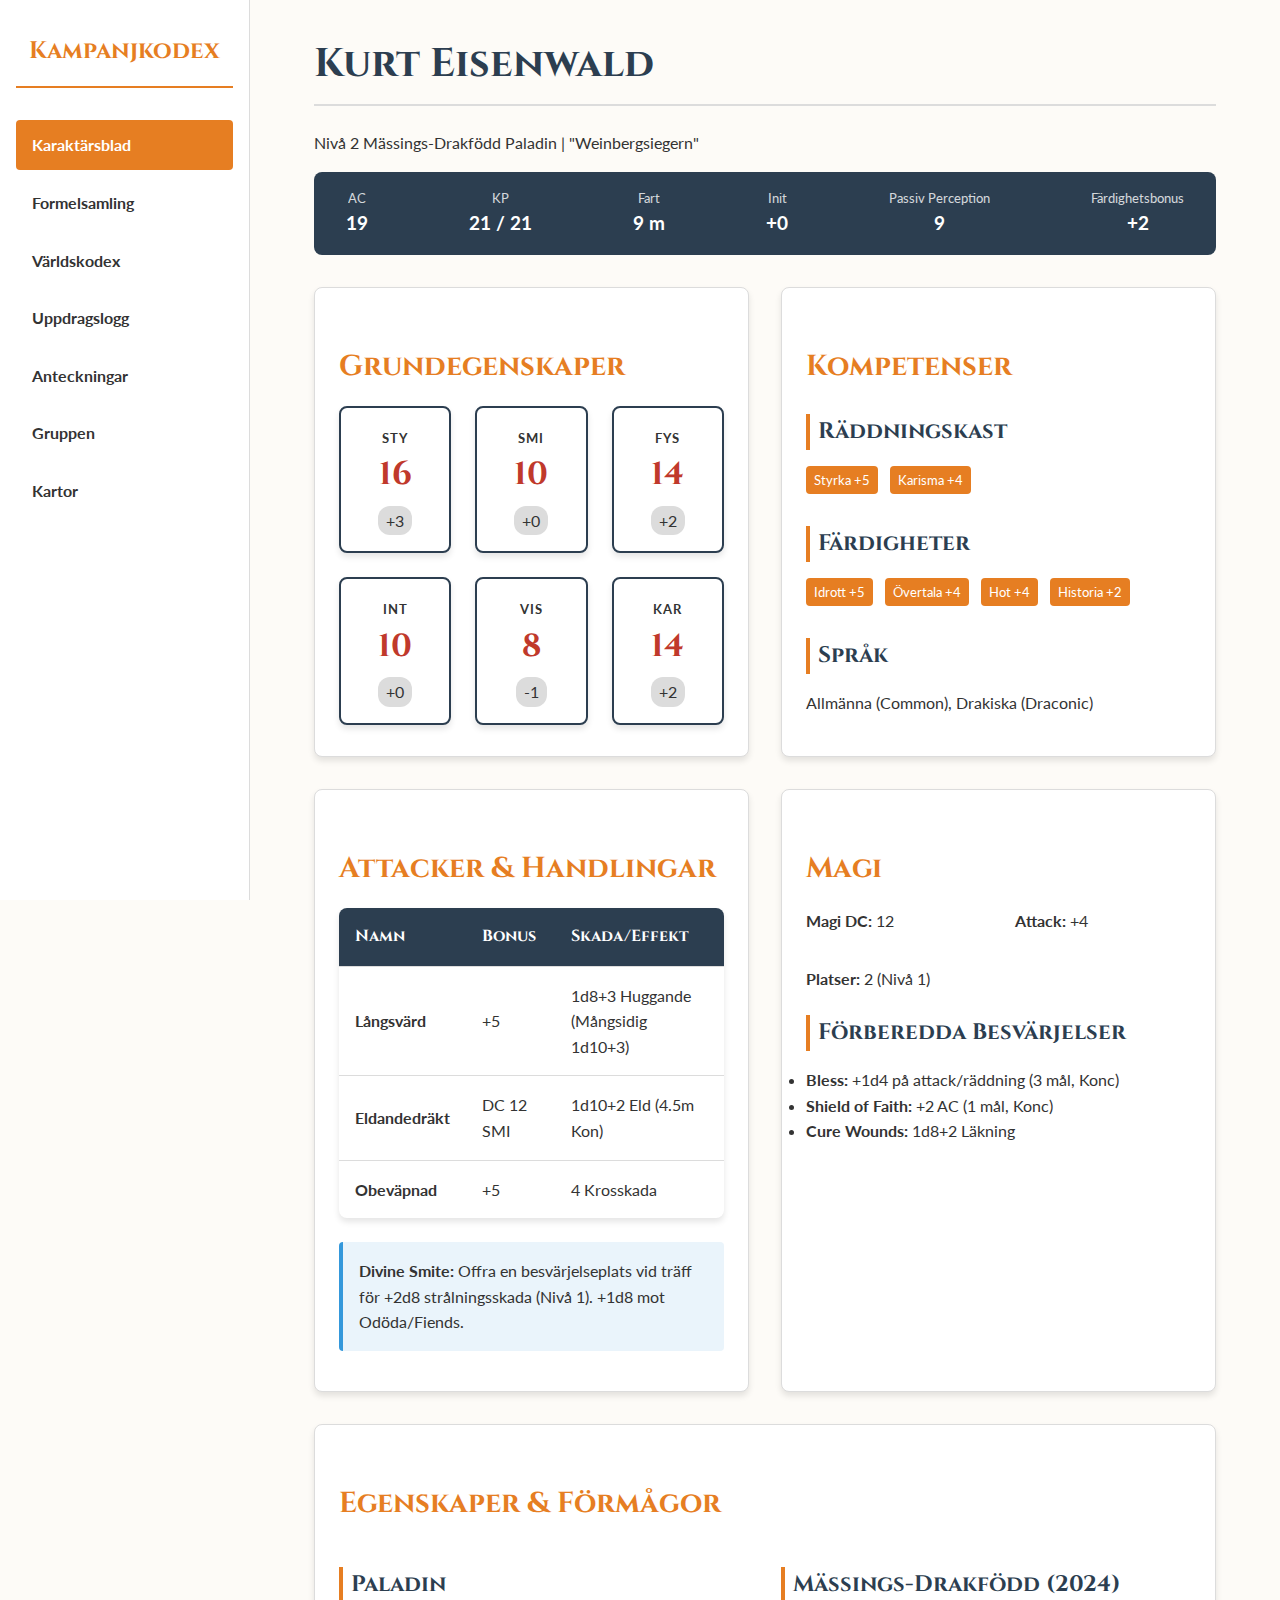
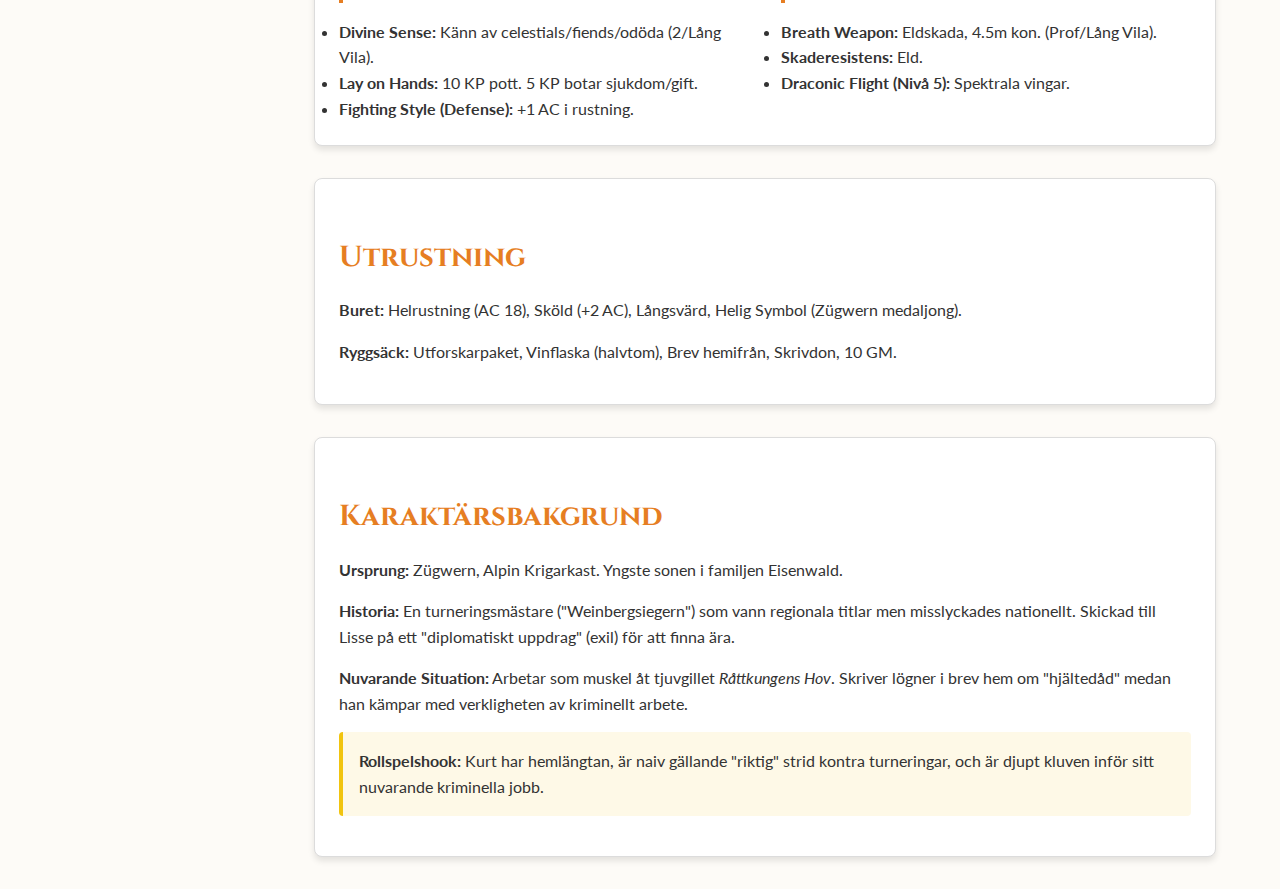
<file: kurt_eisenwald_campaign/index.html>
<!DOCTYPE html>
<html lang="sv">

<head>
    <meta charset="UTF-8">
    <meta name="viewport" content="width=device-width, initial-scale=1.0">
    <title>Kampanjkodex: Kurt Eisenwald</title>
    <link rel="stylesheet" href="style.css">
    <link href="https://fonts.googleapis.com/css2?family=Cinzel:wght@400;700&family=Lato:wght@400;700&display=swap"
        rel="stylesheet">
</head>

<body>

    <!-- Sidebar Navigation -->
    <nav class="sidebar">
        <h1>Kampanjkodex</h1>
        <ul class="nav-links">
            <li><a href="#character-sheet" class="active">Karaktärsblad</a></li>
            <li><a href="#spellbook">Formelsamling</a></li>
            <li><a href="#world-codex">Världskodex</a></li>
            <li><a href="#quest-log">Uppdragslogg</a></li>
            <li><a href="#session-notes">Anteckningar</a></li>
            <li><a href="#party-roster">Gruppen</a></li>
            <li><a href="#maps">Kartor</a></li>
        </ul>
    </nav>

    <!-- Main Content Area -->
    <main class="main-content">

        <!-- SECTION 1: CHARACTER SHEET -->
        <section id="character-sheet" class="active">
            <header>
                <h1>Kurt Eisenwald</h1>
                <p class="subtitle">Nivå 2 Mässings-Drakfödd Paladin | "Weinbergsiegern"</p>

                <div class="quick-ref">
                    <div class="quick-stat"><span>AC</span><span>19</span></div>
                    <div class="quick-stat"><span>KP</span><span>21 / 21</span></div>
                    <div class="quick-stat"><span>Fart</span><span>9 m</span></div>
                    <div class="quick-stat"><span>Init</span><span>+0</span></div>
                    <div class="quick-stat"><span>Passiv Perception</span><span>9</span></div>
                    <div class="quick-stat"><span>Färdighetsbonus</span><span>+2</span></div>
                </div>
            </header>

            <div class="grid-2">
                <!-- Ability Scores -->
                <div class="card">
                    <h2>Grundegenskaper</h2>
                    <div class="grid-3">
                        <div class="stat-box">
                            <span class="stat-label">STY</span>
                            <span class="stat-value">16</span>
                            <span class="stat-mod">+3</span>
                        </div>
                        <div class="stat-box">
                            <span class="stat-label">SMI</span>
                            <span class="stat-value">10</span>
                            <span class="stat-mod">+0</span>
                        </div>
                        <div class="stat-box">
                            <span class="stat-label">FYS</span>
                            <span class="stat-value">14</span>
                            <span class="stat-mod">+2</span>
                        </div>
                        <div class="stat-box">
                            <span class="stat-label">INT</span>
                            <span class="stat-value">10</span>
                            <span class="stat-mod">+0</span>
                        </div>
                        <div class="stat-box">
                            <span class="stat-label">VIS</span>
                            <span class="stat-value">8</span>
                            <span class="stat-mod">-1</span>
                        </div>
                        <div class="stat-box">
                            <span class="stat-label">KAR</span>
                            <span class="stat-value">14</span>
                            <span class="stat-mod">+2</span>
                        </div>
                    </div>
                </div>

                <!-- Skills & Saves -->
                <div class="card">
                    <h2>Kompetenser</h2>
                    <h3>Räddningskast</h3>
                    <p><span class="tag">Styrka +5</span> <span class="tag">Karisma +4</span></p>

                    <h3>Färdigheter</h3>
                    <p>
                        <span class="tag">Idrott +5</span>
                        <span class="tag">Övertala +4</span>
                        <span class="tag">Hot +4</span>
                        <span class="tag">Historia +2</span>
                    </p>

                    <h3>Språk</h3>
                    <p>Allmänna (Common), Drakiska (Draconic)</p>
                </div>
            </div>

            <div class="grid-2" style="margin-top: 2rem;">
                <!-- Combat Actions -->
                <div class="card">
                    <h2>Attacker & Handlingar</h2>
                    <table>
                        <thead>
                            <tr>
                                <th>Namn</th>
                                <th>Bonus</th>
                                <th>Skada/Effekt</th>
                            </tr>
                        </thead>
                        <tbody>
                            <tr>
                                <td><strong>Långsvärd</strong></td>
                                <td>+5</td>
                                <td>1d8+3 Huggande (Mångsidig 1d10+3)</td>
                            </tr>
                            <tr>
                                <td><strong>Eldandedräkt</strong></td>
                                <td>DC 12 SMI</td>
                                <td>1d10+2 Eld (4.5m Kon)</td>
                            </tr>
                            <tr>
                                <td><strong>Obeväpnad</strong></td>
                                <td>+5</td>
                                <td>4 Krosskada</td>
                            </tr>
                        </tbody>
                    </table>
                    <div class="alert alert-info">
                        <strong>Divine Smite:</strong> Offra en besvärjelseplats vid träff för +2d8 strålningsskada
                        (Nivå 1). +1d8 mot Odöda/Fiends.
                    </div>
                </div>

                <!-- Magic -->
                <div class="card">
                    <h2>Magi</h2>
                    <div class="grid-2">
                        <div><strong>Magi DC:</strong> 12</div>
                        <div><strong>Attack:</strong> +4</div>
                        <div><strong>Platser:</strong> 2 (Nivå 1)</div>
                    </div>

                    <h3>Förberedda Besvärjelser</h3>
                    <ul>
                        <li><strong>Bless:</strong> +1d4 på attack/räddning (3 mål, Konc)</li>
                        <li><strong>Shield of Faith:</strong> +2 AC (1 mål, Konc)</li>
                        <li><strong>Cure Wounds:</strong> 1d8+2 Läkning</li>
                    </ul>
                </div>
            </div>

            <!-- Features -->
            <div class="card" style="margin-top: 2rem;">
                <h2>Egenskaper & Förmågor</h2>
                <div class="grid-2">
                    <div>
                        <h3>Paladin</h3>
                        <ul>
                            <li><strong>Divine Sense:</strong> Känn av celestials/fiends/odöda (2/Lång Vila).</li>
                            <li><strong>Lay on Hands:</strong> 10 KP pott. 5 KP botar sjukdom/gift.</li>
                            <li><strong>Fighting Style (Defense):</strong> +1 AC i rustning.</li>
                        </ul>
                    </div>
                    <div>
                        <h3>Mässings-Drakfödd (2024)</h3>
                        <ul>
                            <li><strong>Breath Weapon:</strong> Eldskada, 4.5m kon. (Prof/Lång Vila).</li>
                            <li><strong>Skaderesistens:</strong> Eld.</li>
                            <li><strong>Draconic Flight (Nivå 5):</strong> Spektrala vingar.</li>
                        </ul>
                    </div>
                </div>
            </div>

            <!-- Equipment -->
            <div class="card" style="margin-top: 2rem;">
                <h2>Utrustning</h2>
                <p><strong>Buret:</strong> Helrustning (AC 18), Sköld (+2 AC), Långsvärd, Helig Symbol (Zügwern
                    medaljong).</p>
                <p><strong>Ryggsäck:</strong> Utforskarpaket, Vinflaska (halvtom), Brev hemifrån, Skrivdon, 10 GM.</p>
            </div>

            <!-- Backstory -->
            <div class="card" style="margin-top: 2rem;">
                <h2>Karaktärsbakgrund</h2>
                <p><strong>Ursprung:</strong> Zügwern, Alpin Krigarkast. Yngste sonen i familjen Eisenwald.</p>
                <p><strong>Historia:</strong> En turneringsmästare ("Weinbergsiegern") som vann regionala titlar men
                    misslyckades nationellt. Skickad till Lisse på ett "diplomatiskt uppdrag" (exil) för att finna ära.
                </p>
                <p><strong>Nuvarande Situation:</strong> Arbetar som muskel åt tjuvgillet <em>Råttkungens Hov</em>.
                    Skriver lögner i brev hem om "hjältedåd" medan han kämpar med verkligheten av kriminellt arbete.</p>
                <div class="alert alert-warning">
                    <strong>Rollspelshook:</strong> Kurt har hemlängtan, är naiv gällande "riktig" strid kontra
                    turneringar, och är djupt kluven inför sitt nuvarande kriminella jobb.
                </div>
            </div>
        </section>

        <!-- SECTION: SPELLBOOK (NEW) -->
        <section id="spellbook">
            <h1>Formelsamling</h1>
            <div class="card">
                <div class="spell-controls">
                    <input type="text" id="spell-search" placeholder="Sök besvärjelse..." class="search-input">
                    <button id="add-spell-btn" class="btn-primary">+ Lägg till Besvärjelse</button>
                </div>
            </div>

            <div id="spell-list" class="spell-grid">
                <!-- Spells will be injected here via JS -->
            </div>

            <!-- Add Spell Modal (Hidden by default) -->
            <div id="spell-modal" class="modal hidden">
                <div class="modal-content">
                    <span class="close-modal">&times;</span>
                    <h2>Lägg till Ny Besvärjelse</h2>
                    <form id="new-spell-form">
                        <input type="text" id="new-spell-name" placeholder="Namn" required>
                        <input type="text" id="new-spell-level" placeholder="Nivå & Skola" required>
                        <input type="text" id="new-spell-time" placeholder="Kasttid" required>
                        <input type="text" id="new-spell-range" placeholder="Räckvidd" required>
                        <textarea id="new-spell-desc" placeholder="Beskrivning" rows="4" required></textarea>
                        <button type="submit" class="btn-primary">Spara</button>
                    </form>
                </div>
            </div>
        </section>

        <!-- SECTION 2: WORLD CODEX -->
        <section id="world-codex">
            <h1>Världskodex</h1>

            <div class="card">
                <h2>Zügwern (Hemland)</h2>
                <p>Ett alpint kungadöme av bergsdalar, liknande Österrike/Södra Tyskland. Känt för sin krigarkast-adel,
                    terrasserade vingårdar och starka militära traditioner.</p>
                <ul>
                    <li><strong>Kultur:</strong> Ära, disciplin och vin. Drakfödda är integrerade i adeln.</li>
                    <li><strong>Turneringar:</strong> Det primära sättet att vinna prestige. Kurt var en regional
                        stjärna här.</li>
                </ul>
            </div>

            <div class="card" style="margin-top: 2rem;">
                <h2>Lisse (Nuvarande Plats)</h2>
                <p>Ett tropiskt arkipelag-kungadöme med en kolonial hamnstadskänsla. Styrt av handelshus ("Handelshus")
                    snarare än blodsadel.</p>
                <ul>
                    <li><strong>Klimat:</strong> Hett, fuktigt, tropiskt. Tortyr för någon van vid alpin snö.</li>
                    <li><strong>Politik:</strong> Rikedom är makt. <em>Handelshusen</em> kontrollerar allt.</li>
                    <li><strong>Undre Världen:</strong> <em>Råttkungens Hov</em> verkar i skuggorna av distriktet Aigues
                        Mortes.</li>
                </ul>
            </div>

            <div class="card" style="margin-top: 2rem;">
                <h2>De Döda Gudarna</h2>
                <p>För 100 år sedan tystnade gudarna. Återupplivningsmagi slutade fungera. Odöda ökade i antal.
                    Paladiner drar fortfarande kraft från sina eder, men den gudomliga tystnaden är ett hotfullt
                    mysterium.</p>
            </div>
        </section>

        <!-- SECTION 3: QUEST LOG -->
        <section id="quest-log">
            <h1>Uppdragslogg</h1>
            <div class="card">
                <p><em>Inga aktiva uppdrag noterade.</em></p>
            </div>

            <h2 style="margin-top: 2rem;">Avklarade</h2>
            <div class="card">
                <p><em>Inga avklarade uppdrag.</em></p>
            </div>
        </section>

        <!-- SECTION 4: SESSION NOTES -->
        <section id="session-notes">
            <h1>Spelmötesanteckningar</h1>
            <div class="card">
                <h2>Möte 1 Mall</h2>
                <p><strong>Datum:</strong> TBD</p>
                <p><strong>Sammanfattning:</strong> [Plats för anteckningar]</p>
            </div>
        </section>

        <!-- SECTION 5: PARTY ROSTER -->
        <section id="party-roster">
            <h1>Gruppöversikt</h1>
            <div class="grid-2">
                <div class="card">
                    <h3>Kurt Eisenwald (Du)</h3>
                    <p>Mässings-Drakfödd Paladin. Tanken.</p>
                </div>
                <div class="card">
                    <h3>[Medlem 2]</h3>
                    <p>Druid (Planerad). Wildshape/Utility.</p>
                </div>
                <div class="card">
                    <h3>[Medlem 3]</h3>
                    <p>Sorcerer (Planerad). Blaster.</p>
                </div>
                <div class="card">
                    <h3>[Medlem 4]</h3>
                    <p>Bard (Planerad). Face/Support.</p>
                </div>
            </div>
        </section>

        <!-- SECTION 6: MAPS -->
        <section id="maps">
            <h1>Kartor & Referenser</h1>

            <div class="card">
                <h2>Handelsimperiet Lisse</h2>
                <p>Den tropiska arkipelagen där kampanjen utspelar sig.</p>
                <div class="map-container">
                    <img src="lisse_map.jpg" alt="Karta över Handelsimperiet Lisse" class="map-image">
                </div>
            </div>

            <div class="card" style="margin-top: 2rem;">
                <h2>Den Kända Världen</h2>
                <p>Den norra kontinenten, inklusive Zügwern (Väst) och Habylos (Öst).</p>
                <div class="map-container">
                    <img src="world_map.jpg" alt="Karta över den kända världen inklusive Zügwern" class="map-image">
                </div>
            </div>
        </section>

    </main>

    <script src="script.js"></script>
</body>

</html>
</file>
<file: kurt_eisenwald_campaign/style.css>
:root {
    --primary-color: #2c3e50;
    --secondary-color: #e67e22;
    /* Brass/Gold accent */
    --accent-color: #c0392b;
    /* Paladin/Combat accent */
    --bg-color: #fdfbf7;
    /* Paper-like off-white */
    --text-color: #333;
    --header-font: 'Cinzel', serif;
    --body-font: 'Lato', sans-serif;
    --border-color: #dcdcdc;
    --card-bg: #fff;
    --shadow: 0 4px 6px rgba(0, 0, 0, 0.1);
}

@media (prefers-color-scheme: dark) {
    :root {
        --primary-color: #ecf0f1;
        --secondary-color: #f39c12;
        --accent-color: #e74c3c;
        --bg-color: #1a1a1a;
        --text-color: #ecf0f1;
        --border-color: #444;
        --card-bg: #2c2c2c;
        --shadow: 0 4px 6px rgba(0, 0, 0, 0.3);
    }
}

* {
    box-sizing: border-box;
    margin: 0;
    padding: 0;
}

body {
    font-family: var(--body-font);
    background-color: var(--bg-color);
    color: var(--text-color);
    line-height: 1.6;
    display: flex;
    min-height: 100vh;
}

/* Sidebar Navigation */
.sidebar {
    width: 250px;
    background-color: var(--card-bg);
    border-right: 1px solid var(--border-color);
    padding: 2rem 1rem;
    position: fixed;
    height: 100vh;
    overflow-y: auto;
    display: flex;
    flex-direction: column;
}

.sidebar h1 {
    font-family: var(--header-font);
    font-size: 1.5rem;
    margin-bottom: 2rem;
    color: var(--secondary-color);
    text-align: center;
    border-bottom: 2px solid var(--secondary-color);
    padding-bottom: 1rem;
}

.nav-links {
    list-style: none;
}

.nav-links li {
    margin-bottom: 0.5rem;
}

.nav-links a {
    text-decoration: none;
    color: var(--text-color);
    font-weight: bold;
    display: block;
    padding: 0.75rem 1rem;
    border-radius: 4px;
    transition: background 0.3s, color 0.3s;
}

.nav-links a:hover,
.nav-links a.active {
    background-color: var(--secondary-color);
    color: #fff;
}

/* Main Content */
.main-content {
    margin-left: 250px;
    flex: 1;
    padding: 2rem 4rem;
    max-width: 1200px;
}

section {
    display: none;
    /* Hidden by default, shown via JS */
    animation: fadeIn 0.5s ease;
}

section.active {
    display: block;
}

@keyframes fadeIn {
    from {
        opacity: 0;
        transform: translateY(10px);
    }

    to {
        opacity: 1;
        transform: translateY(0);
    }
}

h1,
h2,
h3,
h4 {
    font-family: var(--header-font);
    color: var(--primary-color);
    margin-bottom: 1rem;
}

h1 {
    font-size: 2.5rem;
    border-bottom: 2px solid var(--border-color);
    padding-bottom: 0.5rem;
    margin-bottom: 1.5rem;
}

h2 {
    font-size: 1.8rem;
    margin-top: 2rem;
    color: var(--secondary-color);
}

h3 {
    font-size: 1.4rem;
    border-left: 4px solid var(--secondary-color);
    padding-left: 0.5rem;
    margin-top: 1.5rem;
}

p {
    margin-bottom: 1rem;
}

/* Cards & Grids */
.grid-2 {
    display: grid;
    grid-template-columns: 1fr 1fr;
    gap: 2rem;
}

.grid-3 {
    display: grid;
    grid-template-columns: repeat(3, 1fr);
    gap: 1.5rem;
}

.grid-4 {
    display: grid;
    grid-template-columns: repeat(4, 1fr);
    gap: 1rem;
}

.card {
    background: var(--card-bg);
    padding: 1.5rem;
    border-radius: 8px;
    box-shadow: var(--shadow);
    border: 1px solid var(--border-color);
}

.stat-box {
    text-align: center;
    background: var(--card-bg);
    padding: 1rem;
    border-radius: 8px;
    border: 2px solid var(--primary-color);
    box-shadow: var(--shadow);
}

.stat-value {
    font-size: 2rem;
    font-weight: bold;
    font-family: var(--header-font);
    color: var(--accent-color);
    display: block;
}

.stat-label {
    font-size: 0.8rem;
    text-transform: uppercase;
    letter-spacing: 1px;
    font-weight: bold;
}

.stat-mod {
    font-size: 1rem;
    color: var(--text-color);
    background: var(--border-color);
    border-radius: 12px;
    padding: 2px 8px;
    margin-top: 5px;
    display: inline-block;
}

/* Tables */
table {
    width: 100%;
    border-collapse: collapse;
    margin-bottom: 1.5rem;
    background: var(--card-bg);
    border-radius: 8px;
    overflow: hidden;
    box-shadow: var(--shadow);
}

th,
td {
    padding: 1rem;
    text-align: left;
    border-bottom: 1px solid var(--border-color);
}

th {
    background-color: var(--primary-color);
    color: #fff;
    font-family: var(--header-font);
}

tr:last-child td {
    border-bottom: none;
}

/* Quick Reference Bar */
.quick-ref {
    display: flex;
    justify-content: space-between;
    background: var(--primary-color);
    color: #fff;
    padding: 1rem 2rem;
    border-radius: 8px;
    margin-bottom: 2rem;
    flex-wrap: wrap;
    gap: 1rem;
}

.quick-stat {
    display: flex;
    flex-direction: column;
    align-items: center;
}

.quick-stat span:first-child {
    font-size: 0.8rem;
    opacity: 0.8;
}

.quick-stat span:last-child {
    font-size: 1.2rem;
    font-weight: bold;
}

/* Utility Classes */
.tag {
    display: inline-block;
    padding: 0.25rem 0.5rem;
    background: var(--secondary-color);
    color: #fff;
    border-radius: 4px;
    font-size: 0.8rem;
    margin-right: 0.5rem;
    margin-bottom: 0.5rem;
}

.alert {
    padding: 1rem;
    border-radius: 4px;
    margin-bottom: 1rem;
    border-left: 4px solid;
}

.alert-info {
    background: rgba(52, 152, 219, 0.1);
    border-color: #3498db;
}

.alert-warning {
    background: rgba(241, 196, 15, 0.1);
    border-color: #f1c40f;
}

/* Map Styles */
.map-container {
    width: 100%;
    overflow: hidden;
    border-radius: 4px;
    border: 1px solid var(--border-color);
    margin-top: 1rem;
}

.map-image {
    width: 100%;
    height: auto;
    display: block;
    transition: transform 0.3s ease;
}

.map-image:hover {
    cursor: zoom-in;
}

/* Spellbook Styles */
.spell-controls {
    display: flex;
    gap: 1rem;
    margin-bottom: 1rem;
}

.search-input {
    flex: 1;
    padding: 0.75rem;
    border: 1px solid var(--border-color);
    border-radius: 4px;
    font-family: var(--body-font);
}

.btn-primary {
    background: var(--secondary-color);
    color: #fff;
    border: none;
    padding: 0.75rem 1.5rem;
    border-radius: 4px;
    cursor: pointer;
    font-weight: bold;
    font-family: var(--body-font);
}

.btn-primary:hover {
    opacity: 0.9;
}

.spell-grid {
    display: grid;
    grid-template-columns: repeat(auto-fill, minmax(300px, 1fr));
    gap: 1.5rem;
    margin-top: 1.5rem;
}

.spell-card {
    background: var(--card-bg);
    border: 1px solid var(--border-color);
    border-radius: 8px;
    padding: 1.5rem;
    box-shadow: var(--shadow);
    transition: transform 0.2s;
}

.spell-card:hover {
    transform: translateY(-2px);
}

.spell-header {
    display: flex;
    justify-content: space-between;
    align-items: center;
    margin-bottom: 0.5rem;
    border-bottom: 1px solid var(--border-color);
    padding-bottom: 0.5rem;
}

.spell-name {
    font-family: var(--header-font);
    font-weight: bold;
    font-size: 1.2rem;
    color: var(--primary-color);
}

.spell-level {
    font-size: 0.8rem;
    color: var(--secondary-color);
    font-weight: bold;
}

.spell-meta {
    font-size: 0.9rem;
    color: var(--text-color);
    opacity: 0.8;
    margin-bottom: 1rem;
    font-style: italic;
}

.spell-desc {
    font-size: 0.95rem;
}

/* Modal Styles */
.modal {
    position: fixed;
    top: 0;
    left: 0;
    width: 100%;
    height: 100%;
    background: rgba(0, 0, 0, 0.5);
    display: flex;
    justify-content: center;
    align-items: center;
    z-index: 1000;
}

.modal.hidden {
    display: none;
}

.modal-content {
    background: var(--card-bg);
    padding: 2rem;
    border-radius: 8px;
    width: 100%;
    max-width: 500px;
    position: relative;
    box-shadow: 0 10px 25px rgba(0, 0, 0, 0.2);
}

.close-modal {
    position: absolute;
    top: 1rem;
    right: 1rem;
    font-size: 1.5rem;
    cursor: pointer;
    color: var(--text-color);
}

#new-spell-form input,
#new-spell-form textarea {
    width: 100%;
    padding: 0.75rem;
    margin-bottom: 1rem;
    border: 1px solid var(--border-color);
    border-radius: 4px;
    font-family: var(--body-font);
}

/* Responsive */
@media (max-width: 768px) {
    body {
        flex-direction: column;
    }

    .sidebar {
        width: 100%;
        height: auto;
        position: relative;
        padding: 1rem;
    }

    .main-content {
        margin-left: 0;
        padding: 1rem;
    }

    .grid-2,
    .grid-3,
    .grid-4 {
        grid-template-columns: 1fr;
    }
}

/* Print Styles */
@media print {
    .sidebar {
        display: none;
    }

    .main-content {
        margin: 0;
        padding: 0;
    }

    section {
        display: block !important;
        page-break-after: always;
    }

    .card {
        box-shadow: none;
        border: 1px solid #000;
    }

    body {
        background: #fff;
        color: #000;
    }

    .map-image {
        max-width: 100%;
    }

    .spell-controls,
    .btn-primary {
        display: none;
    }
}
</file>
